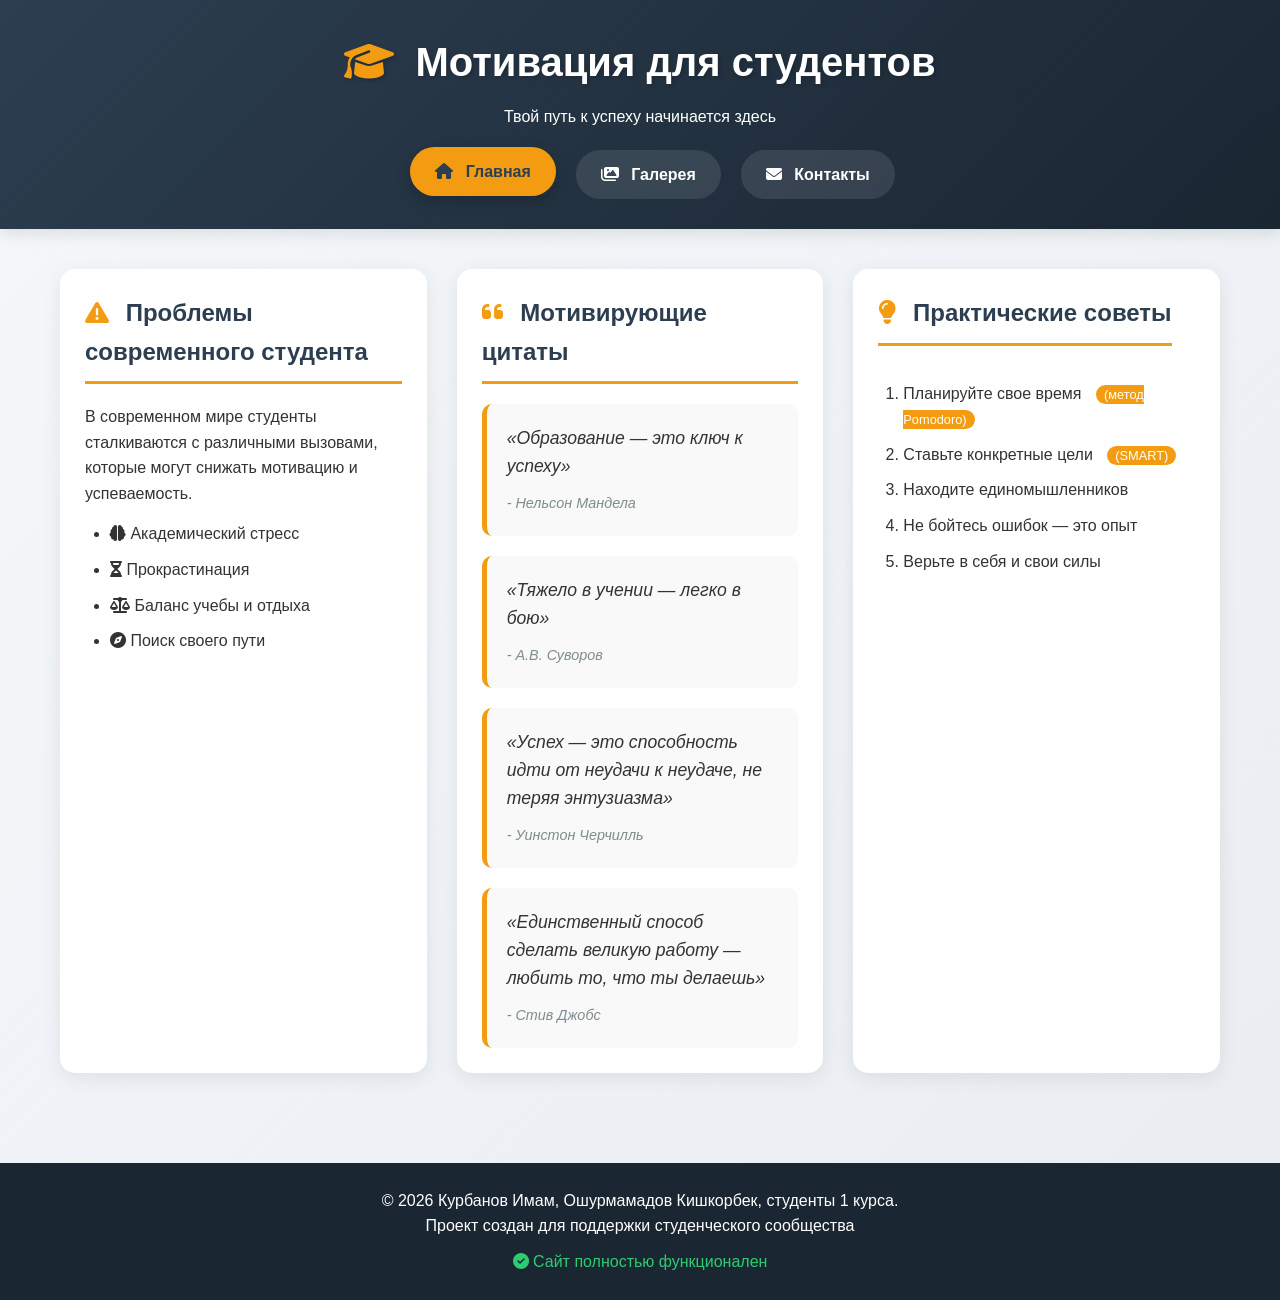
<file: index.html>
<!DOCTYPE html>
<html lang="ru">
<head>
    <meta charset="UTF-8">
    <meta name="viewport" content="width=device-width, initial-scale=1.0">
    <title>Мотивация для студентов</title>
    <link rel="stylesheet" href="styles.css">
    <link rel="stylesheet" href="https://cdnjs.cloudflare.com/ajax/libs/font-awesome/6.4.0/css/all.min.css">
</head>
<body>
    <header>
        <div class="header-content">
            <h1><i class="fas fa-graduation-cap"></i> Мотивация для студентов</h1>
            <p>Твой путь к успеху начинается здесь</p>
        </div>
        <nav>
            <ul class="nav-grid">
                <li><a href="index.html" class="nav-link active"><i class="fas fa-home"></i> Главная</a></li>
                <li><a href="gallery.html" class="nav-link"><i class="fas fa-images"></i> Галерея</a></li>
                <li><a href="contacts.html" class="nav-link"><i class="fas fa-envelope"></i> Контакты</a></li>
            </ul>
        </nav>
    </header>

    <main class="main-grid">
        <section class="problems-section">
            <h2><i class="fas fa-exclamation-triangle"></i> Проблемы современного студента</h2>
            <p>В современном мире студенты сталкиваются с различными вызовами, которые могут снижать мотивацию и успеваемость.</p>
            <ul>
                <li><i class="fas fa-brain"></i> Академический стресс</li>
                <li><i class="fas fa-hourglass-half"></i> Прокрастинация</li>
                <li><i class="fas fa-balance-scale"></i> Баланс учебы и отдыха</li>
                <li><i class="fas fa-compass"></i> Поиск своего пути</li>
            </ul>
        </section>

        <section class="quotes-section">
            <h2><i class="fas fa-quote-left"></i> Мотивирующие цитаты</h2>
            <div class="quotes-grid">
                <blockquote>
                    <p>«Образование — это ключ к успеху»</p>
                    <cite>- Нельсон Мандела</cite>
                </blockquote>
                <blockquote>
                    <p>«Тяжело в учении — легко в бою»</p>
                    <cite>- А.В. Суворов</cite>
                </blockquote>
                <blockquote>
                    <p>«Успех — это способность идти от неудачи к неудаче, не теряя энтузиазма»</p>
                    <cite>- Уинстон Черчилль</cite>
                </blockquote>
                <blockquote>
                    <p>«Единственный способ сделать великую работу — любить то, что ты делаешь»</p>
                    <cite>- Стив Джобс</cite>
                </blockquote>
            </div>
        </section>

        <section class="tips-section">
            <h2><i class="fas fa-lightbulb"></i> Практические советы</h2>
            <ol>
                <li>Планируйте свое время <span class="tip-highlight">(метод Pomodoro)</span></li>
                <li>Ставьте конкретные цели <span class="tip-highlight">(SMART)</span></li>
                <li>Находите единомышленников</li>
                <li>Не бойтесь ошибок — это опыт</li>
                <li>Верьте в себя и свои силы</li>
            </ol>
        </section>
    </main>

    <footer>
        <div class="footer-content">
            <p>&copy; <span id="current-year"></span> Курбанов Имам, Ошурмамадов Кишкорбек, студенты 1 курса.</p>
            <p>Проект создан для поддержки студенческого сообщества</p>
            <p class="js-status"><i class="fas fa-check-circle"></i> Сайт полностью функционален</p>
        </div>
    </footer>

    <script src="script.js"></script>
</body>
</html>
</file>
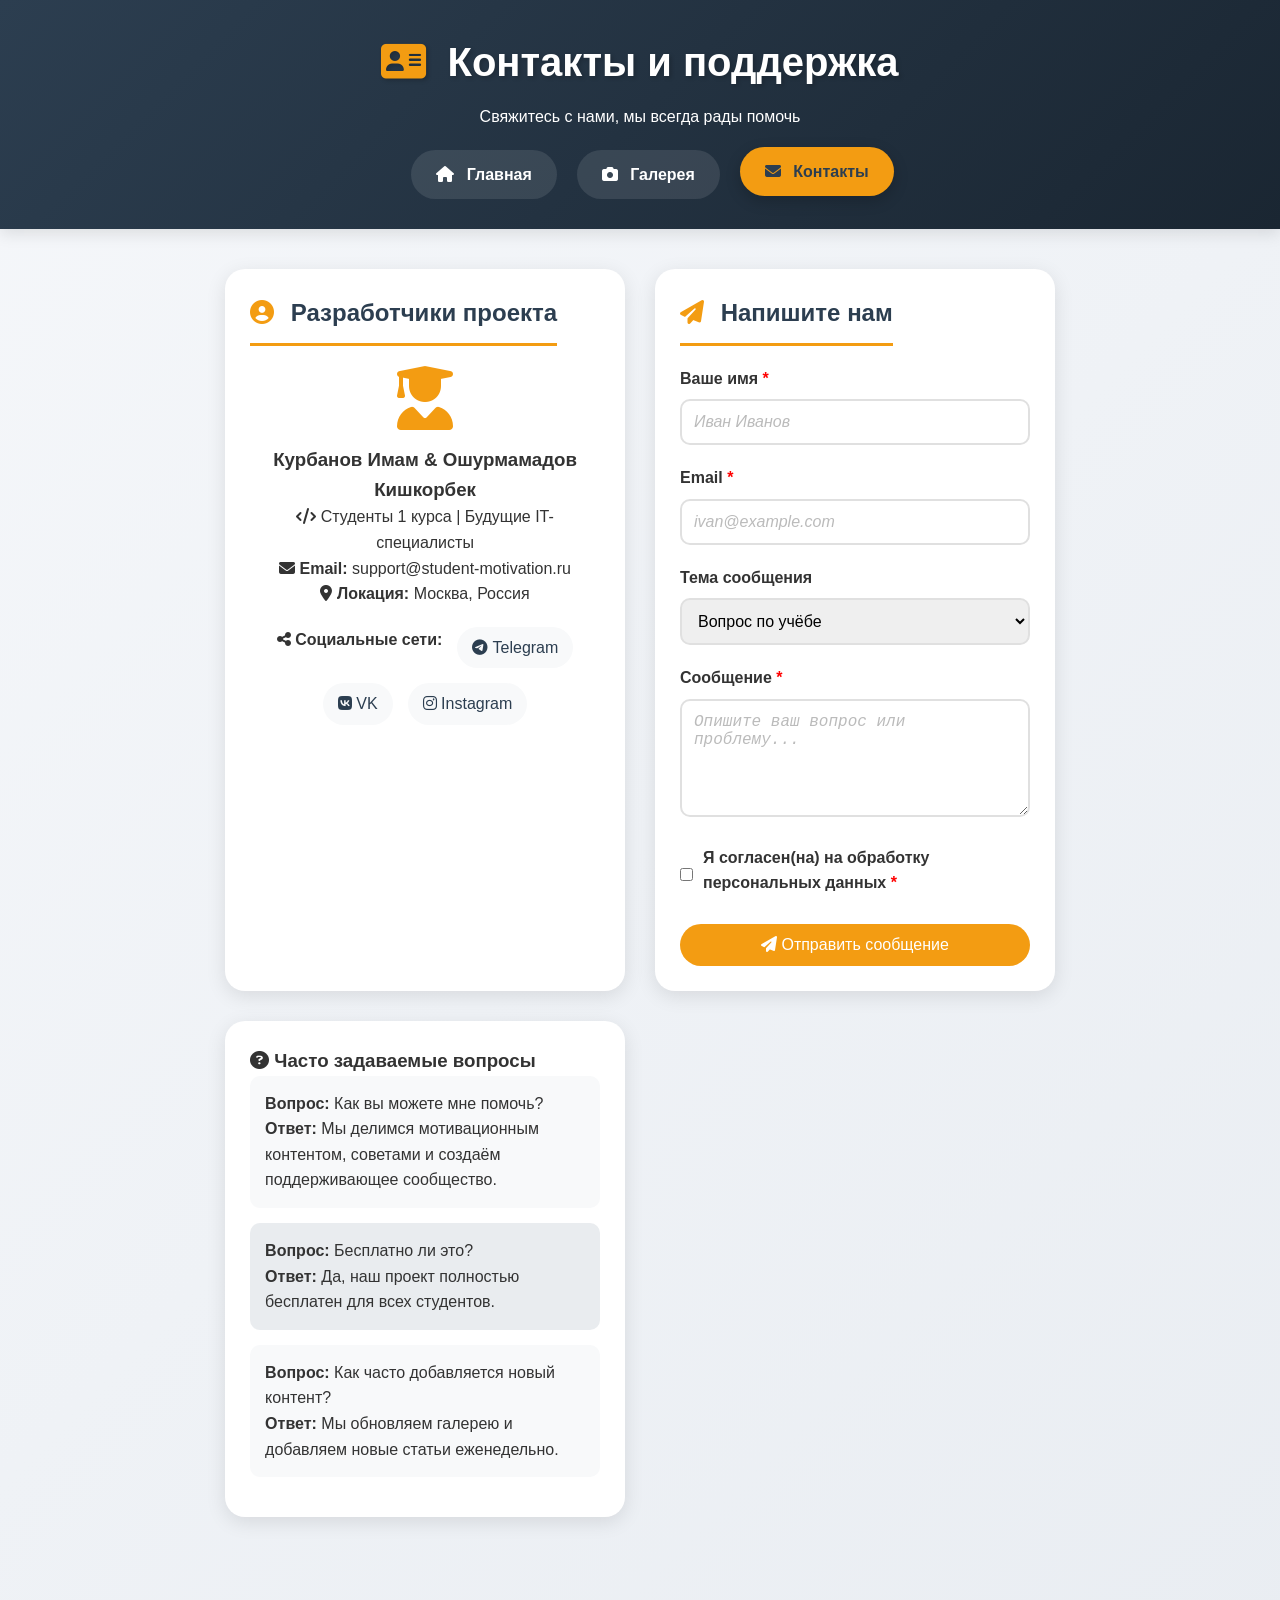
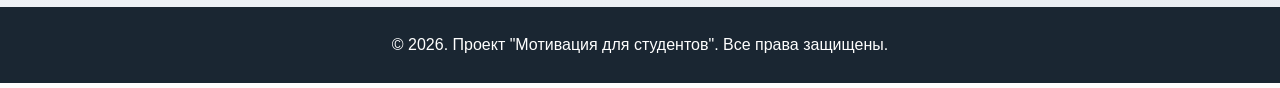
<file: contacts.html>
<!DOCTYPE html>
<html lang="ru">
<head>
    <meta charset="UTF-8">
    <meta name="viewport" content="width=device-width, initial-scale=1.0">
    <title>Контакты - Мотивация для студентов</title>
    <link rel="stylesheet" href="styles.css">
    <link rel="stylesheet" href="https://cdnjs.cloudflare.com/ajax/libs/font-awesome/6.4.0/css/all.min.css">
</head>
<body>
    <header>
        <div class="header-content">
            <h1><i class="fas fa-address-card"></i> Контакты и поддержка</h1>
            <p>Свяжитесь с нами, мы всегда рады помочь</p>
        </div>
        <nav>
            <ul class="nav-grid">
                <li><a href="index.html" class="nav-link"><i class="fas fa-home"></i> Главная</a></li>
                <li><a href="gallery.html" class="nav-link"><i class="fas fa-camera"></i> Галерея</a></li>
                <li><a href="contacts.html" class="nav-link active"><i class="fas fa-envelope"></i> Контакты</a></li>
            </ul>
        </nav>
    </header>

    <main class="contacts-main">
        <div class="contacts-grid">
            <!-- Информационная карточка -->
            <section class="info-card">
                <h2><i class="fas fa-user-circle"></i> Разработчики проекта</h2>
                <div class="developer-info">
                    <i class="fas fa-user-graduate developer-icon"></i>
                    <h3>Курбанов Имам & Ошурмамадов Кишкорбек</h3>
                    <p class="specialization"><i class="fas fa-code"></i> Студенты 1 курса | Будущие IT-специалисты</p>
                    
                    <div class="contact-details">
                        <p><i class="fas fa-envelope"></i> <strong>Email:</strong> support@student-motivation.ru</p>
                        <p><i class="fas fa-map-marker-alt"></i> <strong>Локация:</strong> Москва, Россия</p>
                    </div>

                    <div class="social-links">
                        <strong><i class="fas fa-share-alt"></i> Социальные сети:</strong>
                        <a href="#" class="social-link"><i class="fab fa-telegram"></i> Telegram</a>
                        <a href="#" class="social-link"><i class="fab fa-vk"></i> VK</a>
                        <a href="#" class="social-link"><i class="fab fa-instagram"></i> Instagram</a>
                    </div>
                </div>
            </section>

            <!-- Форма обратной связи -->
            <section class="feedback-form">
                <h2><i class="fas fa-paper-plane"></i> Напишите нам</h2>
                <form id="contactForm">
                    <div class="form-group">
                        <label for="name">Ваше имя <span class="required-star">*</span></label>
                        <input type="text" id="name" name="name" placeholder="Иван Иванов" required>
                    </div>
                    <div class="form-group">
                        <label for="email">Email <span class="required-star">*</span></label>
                        <input type="email" id="email" name="email" placeholder="ivan@example.com" required>
                    </div>
                    <div class="form-group">
                        <label for="subject">Тема сообщения</label>
                        <select id="subject" name="subject">
                            <option value="question">Вопрос по учёбе</option>
                            <option value="support">Нужна поддержка</option>
                            <option value="cooperation">Сотрудничество</option>
                            <option value="other">Другое</option>
                        </select>
                    </div>
                    <div class="form-group">
                        <label for="message">Сообщение <span class="required-star">*</span></label>
                        <textarea id="message" name="message" rows="5" placeholder="Опишите ваш вопрос или проблему..." required></textarea>
                    </div>
                    <div class="form-group checkbox-group">
                        <input type="checkbox" id="consent" required>
                        <label for="consent">Я согласен(на) на обработку персональных данных <span class="required-star">*</span></label>
                    </div>
                    <button type="submit" class="submit-btn"><i class="fas fa-paper-plane"></i> Отправить сообщение</button>
                </form>
            </section>

            <!-- Дополнительный блок FAQ -->
            <section class="info-block faq-block">
                <h3><i class="fas fa-question-circle"></i> Часто задаваемые вопросы</h3>
                <div class="faq-item">
                    <p><strong>Вопрос:</strong> Как вы можете мне помочь?</p>
                    <p><strong>Ответ:</strong> Мы делимся мотивационным контентом, советами и создаём поддерживающее сообщество.</p>
                </div>
                <div class="faq-item">
                    <p><strong>Вопрос:</strong> Бесплатно ли это?</p>
                    <p><strong>Ответ:</strong> Да, наш проект полностью бесплатен для всех студентов.</p>
                </div>
                <div class="faq-item">
                    <p><strong>Вопрос:</strong> Как часто добавляется новый контент?</p>
                    <p><strong>Ответ:</strong> Мы обновляем галерею и добавляем новые статьи еженедельно.</p>
                </div>
            </section>
        </div>
    </main>

    <footer>
        <div class="footer-content">
            <p>&copy; 2026. Проект "Мотивация для студентов". Все права защищены.</p>
        </div>
    </footer>

    <script src="script.js"></script>
</body>
</html>
</file>
<file: styles.css>
/* ==================== ГЛОБАЛЬНЫЕ СТИЛИ И СБРОС ==================== */
* {
    margin: 0;
    padding: 0;
    box-sizing: border-box;
}

body {
    font-family: 'Segoe UI', Tahoma, Geneva, Verdana, sans-serif;
    background: linear-gradient(135deg, #f5f7fa 0%, #e9edf2 100%);
    color: #333;
    line-height: 1.6;
    min-height: 100vh;
    display: flex;
    flex-direction: column;
}

/* ==================== ШАПКА И НАВИГАЦИЯ (FLEXBOX) ==================== */
header {
    background: linear-gradient(135deg, #2c3e50 0%, #1a2632 100%);
    color: white;
    padding: 30px 20px 20px;
    text-align: center;
    box-shadow: 0 5px 15px rgba(0,0,0,0.1);
}

.header-content h1 {
    font-size: 2.5rem;
    margin-bottom: 10px;
    text-shadow: 2px 2px 4px rgba(0,0,0,0.2);
}

.header-content i {
    margin-right: 10px;
    color: #f39c12;
}

.nav-grid {
    display: flex;
    justify-content: center;
    gap: 20px;
    list-style: none;
    margin-top: 20px;
    flex-wrap: wrap;
}

.nav-link {
    display: inline-block;
    background: rgba(255, 255, 255, 0.1);
    color: white;
    text-decoration: none;
    padding: 12px 25px;
    border-radius: 30px;
    transition: all 0.3s ease;
    font-weight: bold;
}

.nav-link i {
    margin-right: 8px;
}

.nav-link:hover, .nav-link.active {
    background: #f39c12;
    color: #2c3e50;
    transform: translateY(-3px);
    box-shadow: 0 5px 15px rgba(0,0,0,0.2);
}

/* ==================== ОСНОВНОЙ КОНТЕНТ ==================== */
main {
    flex: 1;
    max-width: 1200px;
    margin: 40px auto;
    padding: 0 20px;
}

/* Главная страница - GRID */
.main-grid {
    display: grid;
    grid-template-columns: repeat(auto-fit, minmax(350px, 1fr));
    gap: 30px;
}

section {
    background: white;
    padding: 25px;
    border-radius: 15px;
    box-shadow: 0 5px 20px rgba(0,0,0,0.08);
    transition: transform 0.3s ease;
}

section:hover {
    transform: translateY(-5px);
}

h2 {
    color: #2c3e50;
    margin-bottom: 20px;
    padding-bottom: 10px;
    border-bottom: 3px solid #f39c12;
    display: inline-block;
}

h2 i {
    color: #f39c12;
    margin-right: 10px;
}

/* Стили для цитат */
.quotes-grid {
    display: grid;
    grid-template-columns: repeat(auto-fit, minmax(250px, 1fr));
    gap: 20px;
}

blockquote {
    background: #f9f9f9;
    padding: 20px;
    border-radius: 10px;
    border-left: 5px solid #f39c12;
    font-style: italic;
}

blockquote p {
    margin-bottom: 10px;
    font-size: 1.1rem;
}

cite {
    color: #7f8c8d;
    font-size: 0.9rem;
}

ul, ol {
    margin-left: 25px;
    margin-top: 15px;
}

li {
    margin-bottom: 10px;
}

.tip-highlight {
    background: #f39c12;
    color: white;
    padding: 2px 8px;
    border-radius: 20px;
    font-size: 0.8rem;
    margin-left: 10px;
}

/* ==================== СТИЛИ ДЛЯ ГАЛЕРЕИ (CSS GRID) ==================== */
.gallery-header {
    background: linear-gradient(135deg, #667eea 0%, #764ba2 100%);
}

.gallery-container {
    max-width: 1400px;
}

.controls-panel {
    display: flex;
    justify-content: space-between;
    align-items: center;
    background: white;
    padding: 20px;
    border-radius: 15px;
    margin-bottom: 30px;
    flex-wrap: wrap;
    gap: 20px;
    box-shadow: 0 2px 10px rgba(0,0,0,0.05);
}

.stats {
    display: flex;
    gap: 20px;
}

.stat-item {
    background: #f8f9fa;
    padding: 10px 20px;
    border-radius: 10px;
    font-weight: bold;
}

.view-controls {
    display: flex;
    gap: 10px;
}

.view-btn {
    background: white;
    border: 2px solid #e0e0e0;
    padding: 10px 20px;
    border-radius: 8px;
    cursor: pointer;
    transition: all 0.3s;
}

.view-btn.active, .view-btn:hover {
    background: #667eea;
    color: white;
    border-color: #667eea;
}

.filters {
    background: white;
    padding: 20px;
    border-radius: 15px;
    margin-bottom: 30px;
}

.filter-buttons {
    display: flex;
    gap: 10px;
    margin-top: 15px;
    flex-wrap: wrap;
}

.filter-btn {
    background: #f8f9fa;
    border: none;
    padding: 8px 20px;
    border-radius: 25px;
    cursor: pointer;
    transition: all 0.3s;
}

.filter-btn.active, .filter-btn:hover {
    background: #667eea;
    color: white;
}

/* ОСНОВНАЯ СЕТКА ГАЛЕРЕИ - CSS GRID */
.gallery-grid {
    display: grid;
    grid-template-columns: repeat(auto-fill, minmax(320px, 1fr));
    gap: 30px;
    margin-bottom: 40px;
}

/* Вид списком */
.gallery-grid.list-view {
    grid-template-columns: 1fr;
    max-width: 900px;
    margin-left: auto;
    margin-right: auto;
}

/* Карточка изображения */
.image-card {
    background: white;
    border-radius: 15px;
    overflow: hidden;
    box-shadow: 0 5px 15px rgba(0,0,0,0.1);
    transition: all 0.3s ease;
    animation: fadeIn 0.5s ease forwards;
    opacity: 0;
}

@keyframes fadeIn {
    from {
        opacity: 0;
        transform: translateY(20px);
    }
    to {
        opacity: 1;
        transform: translateY(0);
    }
}

.image-card:hover {
    transform: translateY(-10px);
    box-shadow: 0 15px 30px rgba(0,0,0,0.2);
}

.card-image {
    position: relative;
    height: 220px;
    overflow: hidden;
}

.gallery-img {
    width: 100%;
    height: 100%;
    object-fit: cover;
    transition: transform 0.5s;
}

.image-card:hover .gallery-img {
    transform: scale(1.05);
}

.image-overlay {
    position: absolute;
    top: 10px;
    right: 10px;
    display: flex;
    gap: 10px;
    opacity: 0;
    transition: opacity 0.3s;
}

.image-card:hover .image-overlay {
    opacity: 1;
}

.like-btn, .zoom-btn {
    background: rgba(255,255,255,0.9);
    border: none;
    width: 40px;
    height: 40px;
    border-radius: 50%;
    cursor: pointer;
    transition: all 0.3s;
    box-shadow: 0 2px 5px rgba(0,0,0,0.2);
}

.like-btn.liked {
    background: #ff6b8b;
    color: white;
}

.like-btn.liked i {
    font-weight: 900;
}

.card-content {
    padding: 20px;
}

.image-title {
    font-size: 1.2rem;
    margin-bottom: 10px;
    color: #2c3e50;
}

.image-description {
    color: #666;
    font-size: 0.9rem;
    margin-bottom: 15px;
}

.image-tags {
    display: flex;
    gap: 8px;
    flex-wrap: wrap;
}

.tag {
    background: #e9ecef;
    padding: 4px 12px;
    border-radius: 20px;
    font-size: 0.8rem;
}

.gallery-info {
    background: linear-gradient(135deg, #667eea 0%, #764ba2 100%);
    color: white;
    padding: 30px;
    border-radius: 15px;
    text-align: center;
}

/* ==================== СТИЛИ ДЛЯ СТРАНИЦЫ КОНТАКТОВ ==================== */
.contacts-main {
    max-width: 1200px;
}

.contacts-grid {
    display: grid;
    grid-template-columns: repeat(auto-fit, minmax(350px, 1fr));
    gap: 30px;
}

/* Информационная карточка с псевдоклассами и псевдоэлементами */
.info-card, .feedback-form, .faq-block {
    background: white;
    padding: 25px;
    border-radius: 20px;
    box-shadow: 0 5px 20px rgba(0,0,0,0.1);
    transition: all 0.3s;
}

.info-card:hover, .feedback-form:hover {
    transform: translateY(-5px);
}

.developer-info {
    text-align: center;
}

.developer-icon {
    font-size: 4rem;
    color: #f39c12;
    margin-bottom: 15px;
}

.social-links {
    margin-top: 20px;
    display: flex;
    gap: 15px;
    justify-content: center;
    flex-wrap: wrap;
}

.social-link {
    display: inline-block;
    background: #f8f9fa;
    color: #2c3e50;
    padding: 8px 15px;
    border-radius: 25px;
    text-decoration: none;
    transition: all 0.3s;
}

.social-link:hover {
    background: #f39c12;
    color: white;
    transform: scale(1.05);
}

/* Стилизация формы с псевдоклассами */
.form-group {
    margin-bottom: 20px;
}

label {
    display: block;
    margin-bottom: 8px;
    font-weight: bold;
}

.required-star {
    color: red;
}

input, select, textarea {
    width: 100%;
    padding: 12px;
    border: 2px solid #e0e0e0;
    border-radius: 10px;
    font-size: 1rem;
    transition: all 0.3s;
}

input:focus, select:focus, textarea:focus {
    outline: none;
    border-color: #f39c12;
    box-shadow: 0 0 0 3px rgba(243, 156, 18, 0.2);
}

input:valid:not(:placeholder-shown) {
    border-color: #27ae60;
}

input:invalid:not(:placeholder-shown):required {
    border-color: #e74c3c;
}

.checkbox-group {
    display: flex;
    align-items: center;
    gap: 10px;
}

.checkbox-group input {
    width: auto;
}

.checkbox-group input:checked + label {
    color: #27ae60;
}

.submit-btn {
    background: #f39c12;
    color: white;
    border: none;
    padding: 12px 25px;
    border-radius: 30px;
    font-size: 1rem;
    cursor: pointer;
    transition: all 0.3s;
    width: 100%;
}

.submit-btn:hover {
    background: #e67e22;
    transform: translateY(-2px);
    box-shadow: 0 5px 15px rgba(0,0,0,0.2);
}

.submit-btn:active {
    transform: translateY(0);
}

/* Псевдоэлементы */
.form-group label::after {
    content: '';
    display: inline-block;
    width: 0;
    height: 2px;
    background: #f39c12;
    transition: width 0.3s;
    margin-left: 5px;
}

.form-group label:hover::after {
    width: 20px;
}

::placeholder {
    color: #bbb;
    font-style: italic;
}

::selection {
    background: #f39c12;
    color: white;
}

.faq-item {
    background: #f8f9fa;
    padding: 15px;
    border-radius: 10px;
    margin-bottom: 15px;
    transition: all 0.3s;
}

.faq-item:nth-child(odd) {
    background: #e9ecef;
}

.faq-item:hover {
    transform: translateX(10px);
    box-shadow: 0 2px 8px rgba(0,0,0,0.1);
}

/* ==================== ПОДВАЛ ==================== */
footer {
    background: #1a2632;
    color: white;
    text-align: center;
    padding: 25px;
    margin-top: 50px;
}

.js-status {
    color: #2ecc71;
    margin-top: 10px;
}

/* ==================== АДАПТИВНОСТЬ ==================== */
@media (max-width: 768px) {
    .header-content h1 {
        font-size: 1.8rem;
    }
    
    .nav-grid {
        flex-direction: column;
        gap: 10px;
    }
    
    .nav-link {
        display: block;
    }
    
    .main-grid, .contacts-grid {
        grid-template-columns: 1fr;
    }
    
    .controls-panel {
        flex-direction: column;
    }
    
    .gallery-grid {
        grid-template-columns: 1fr;
    }
}
</file>
